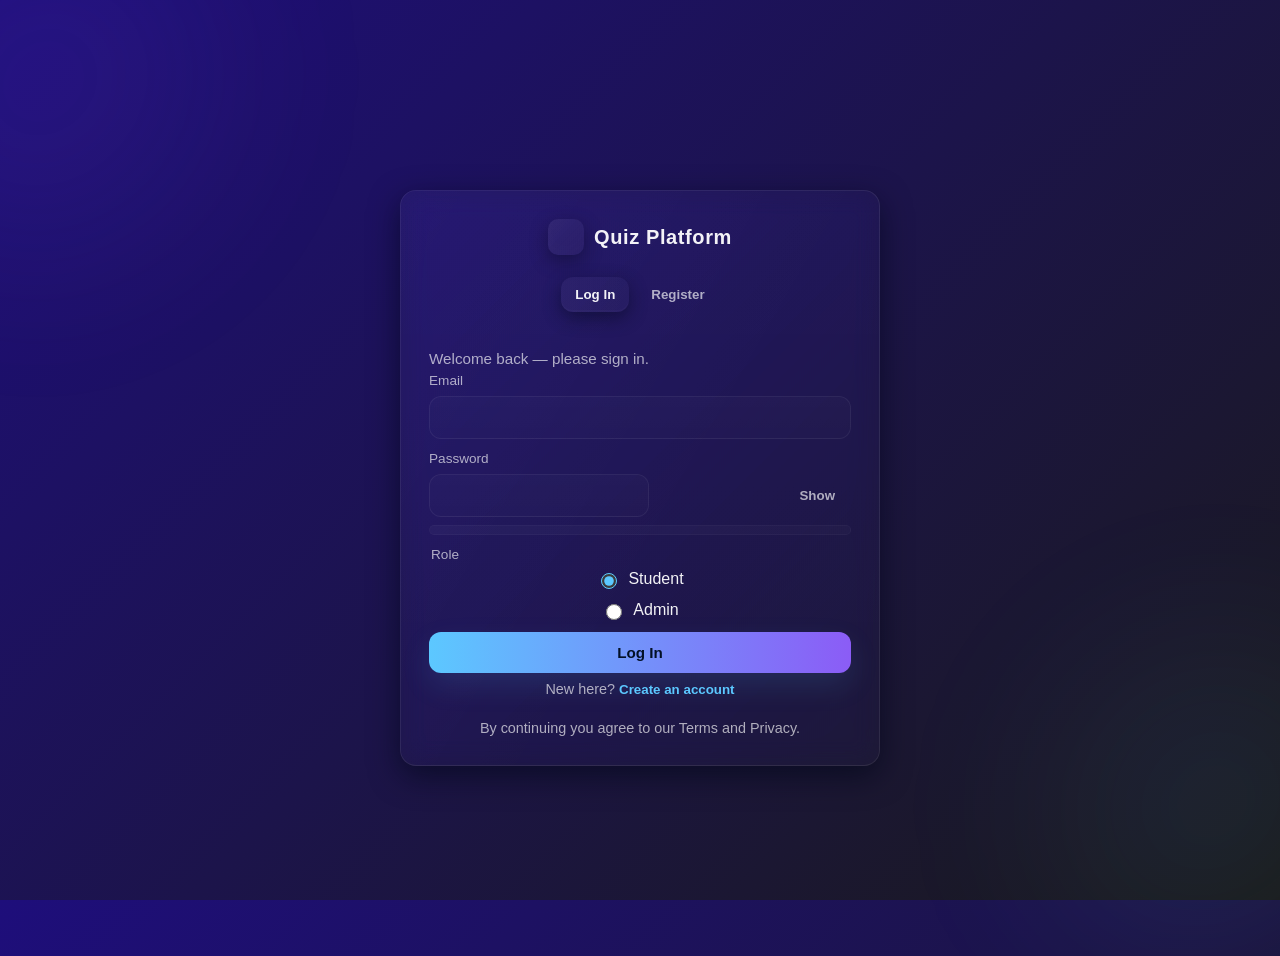
<file: index.html>
<!doctype html>
<html lang="en">
<head>
  <meta charset="utf-8" />
  <meta name="viewport" content="width=device-width,initial-scale=1" />
  <title>Quiz Platform Login Register</title>
  <link rel="stylesheet" href="styles.css" />
</head>
<body>
  <main class="container">
    <section class="card" aria-labelledby="auth-heading">
      <h1 id="auth-heading" class="brand">Quiz Platform</h1>

      <div class="toggle" role="tablist" aria-label="Authentication forms">
        <button id="tab-login" class="tab active" role="tab" aria-selected="true" aria-controls="login-panel">Log In</button>
        <button id="tab-register" class="tab" role="tab" aria-selected="false" aria-controls="register-panel">Register</button>
      </div>

      <div class="panels">
        <!-- Login Form -->
        <form id="login-panel" class="panel active" aria-hidden="false" novalidate>
          <p class="panel-intro">Welcome back — please sign in.</p>

          <label class="field">
            <span class="label-text">Email</span>
            <input type="email" name="email" id="login-email" required autocomplete="username" />
          </label>

          <label class="field">
            <span class="label-text">Password</span>
            <input type="password" name="password" id="login-password" required autocomplete="current-password" />
          </label>

          <fieldset class="field role-field">
            <legend class="label-text">Role</legend>
            <label class="radio">
              <input type="radio" name="role" value="student" checked />
              <span>Student</span>
            </label>
            <label class="radio">
              <input type="radio" name="role" value="admin" />
              <span>Admin</span>
            </label>
          </fieldset>

          <button type="submit" class="btn primary">Log In</button>
          <p class="muted">New here? <button type="button" class="link-btn" id="to-register">Create an account</button></p>
        </form>

        <!-- Register Form -->
        <form id="register-panel" class="panel" aria-hidden="true" novalidate>
          <p class="panel-intro">Create your account to start building quizzes.</p>

          <label class="field">
            <span class="label-text">Email</span>
            <input type="email" name="email" id="register-email" required autocomplete="email" />
          </label>

          <label class="field">
            <span class="label-text">Password</span>
            <input type="password" name="password" id="register-password" required autocomplete="new-password" />
          </label>

          <fieldset class="field role-field">
            <legend class="label-text">Role</legend>
            <label class="radio">
              <input type="radio" name="role" value="student" checked />
              <span>Student</span>
            </label>
            <label class="radio">
              <input type="radio" name="role" value="admin" />
              <span>Admin</span>
            </label>
          </fieldset>

          <button type="submit" class="btn primary">Register</button>
          <p class="muted">Already have an account? <button type="button" class="link-btn" id="to-login">Sign in</button></p>
        </form>
      </div>

      <footer class="card-footer">
        <small class="muted">By continuing you agree to our Terms and Privacy.</small>
      </footer>
    </section>
  </main>

  <script src="script.js"></script>
</body>
</html>
</file>
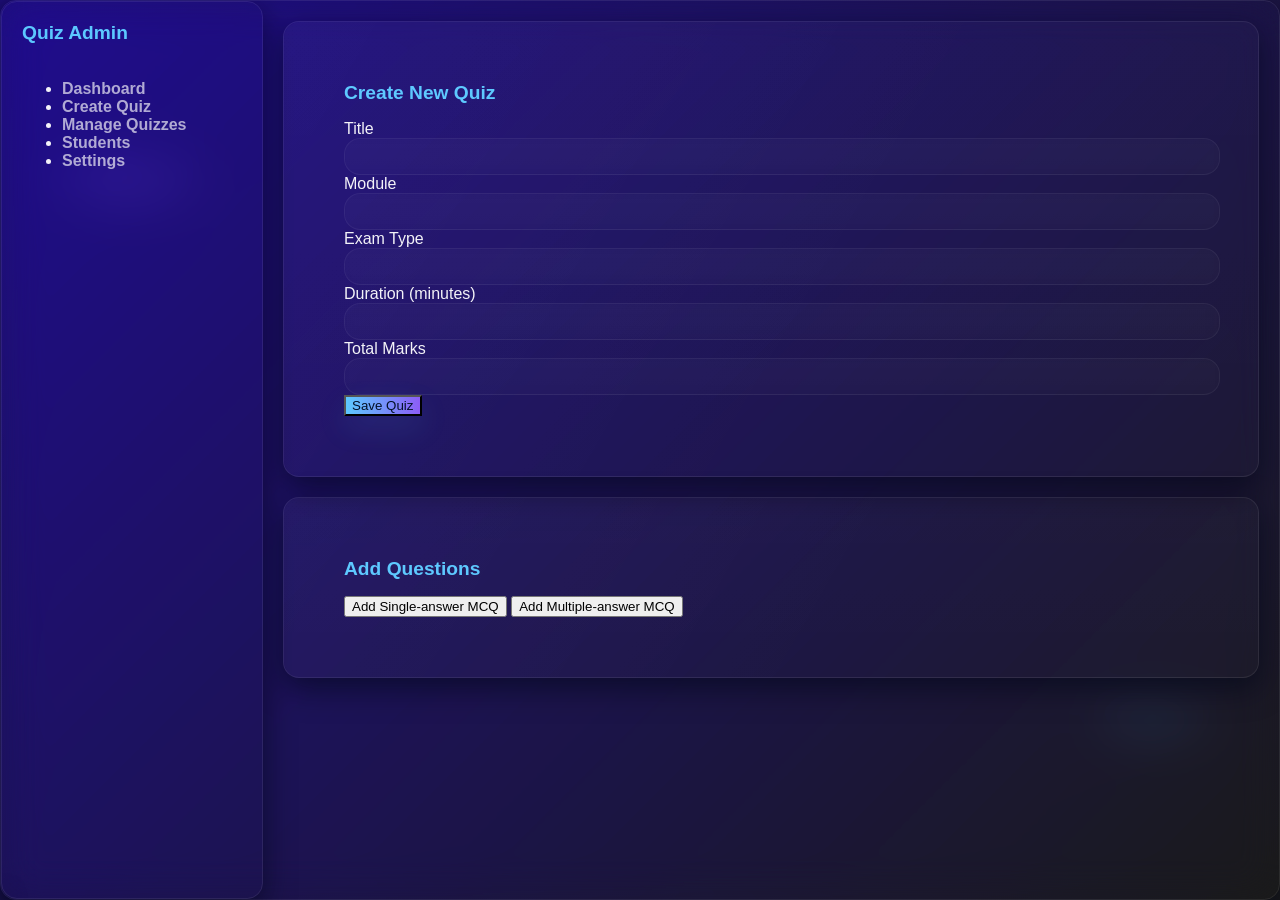
<file: admin.html>
<!DOCTYPE html>
<html lang="en">
<head>
  <meta charset="UTF-8">
  <meta name="viewport" content="width=device-width, initial-scale=1.0">
  <title>Admin Dashboard - Quiz Platform</title>
  <link rel="stylesheet" href="admin.css">
</head>
<body>
  <div class="dashboard">
    <!-- Sidebar -->
    <aside class="sidebar">
      <h2 class="logo">Quiz Admin</h2>
      <nav>
        <ul>
          <li><a href="#">Dashboard</a></li>
          <li><a href="#">Create Quiz</a></li>
          <li><a href="#">Manage Quizzes</a></li>
          <li><a href="#">Students</a></li>
          <li><a href="#">Settings</a></li>
        </ul>
      </nav>
    </aside>

    <!-- Main Content -->
    <main class="main">
      <section class="card">
        <h2>Create New Quiz</h2>
        <form id="quizForm">
          <label>
            Title
            <input type="text" id="quizTitle" required>
          </label>
          <label>
            Module
            <input type="text" id="quizModule" required>
          </label>
          <label>
            Exam Type
            <input type="text" id="quizType" required>
          </label>
          <label>
            Duration (minutes)
            <input type="number" id="quizDuration" min="1" required>
          </label>
          <label>
            Total Marks
            <input type="number" id="quizMarks" min="1" required>
          </label>
          <button type="submit" class="btn primary">Save Quiz</button>
        </form>
      </section>

      <section class="card">
        <h2>Add Questions</h2>
        <div class="question-controls">
          <button id="addSingle" class="btn">Add Single-answer MCQ</button>
          <button id="addMultiple" class="btn">Add Multiple-answer MCQ</button>
        </div>
        <div id="questionsContainer"></div>
      </section>
    </main>
  </div>

  <script src="admin.js"></script>
</body>
</html>
</file>
<file: styles.css>
:root{
  --bg-1: #0f172a;
  --bg-2: #071029;
  --glass-1: rgba(255,255,255,0.06);
  --glass-2: rgba(255,255,255,0.10);
  --glass-3: rgba(255,255,255,0.02);
  --accent: #5cc8ff;
  --accent-2: #8b5cf6;
  --muted: rgba(255,255,255,0.65);
  --text: rgba(255,255,255,0.95);
  --radius: 16px;
  --shadow: 0 10px 30px rgba(2,6,23,0.6);
  --glass-border: rgba(255,255,255,0.08);
  --glass-reflect: linear-gradient(180deg, rgba(255,255,255,0.06), rgba(255,255,255,0.02));
  --gap:16px;
  font-family: -apple-system, BlinkMacSystemFont, "Segoe UI", Roboto, "Helvetica Neue", Arial, sans-serif;
}

/* Page background: deep gradient + animated soft blobs */
html,body{height:100%}
body{
  margin:0;
  min-height:100vh;
  background: radial-gradient(1200px 600px at 10% 20%, rgba(139,92,246,0.12), transparent 8%),
              radial-gradient(1000px 500px at 90% 80%, rgba(92,200,255,0.08), transparent 8%),
              linear-gradient(180deg, var(--bg-1) 0%, var(--bg-2) 100%);
  background: linear-gradient(135deg, #1e0e7b, #1a1a1a);
  display:flex;
  align-items:center;
  justify-content:center;
  padding:28px;
  color:var(--text);
  -webkit-font-smoothing:antialiased;
  -moz-osx-font-smoothing:grayscale;
  overflow:hidden;
}

/* Subtle animated floating blobs for premium feel */
body::before, body::after{
  content:"";
  position:fixed;
  width:520px;
  height:520px;
  border-radius:50%;
  filter:blur(80px);
  opacity:0.45;
  z-index:0;
  pointer-events:none;
}
body::before{
  left:-10%;
  top:-10%;
  background: radial-gradient(circle at 30% 30%, rgba(140,92,246,0.28), rgba(140,92,246,0.06) 40%, transparent 60%);
  animation:floatA 12s ease-in-out infinite;
}
body::after{
  right:-8%;
  bottom:-8%;
  background: radial-gradient(circle at 70% 70%, rgba(92,200,255,0.22), rgba(92,200,255,0.04) 40%, transparent 60%);
  animation:floatB 14s ease-in-out infinite;
}
@keyframes floatA{0%{transform:translateY(0) rotate(0)}50%{transform:translateY(18px) rotate(6deg)}100%{transform:translateY(0) rotate(0)}}
@keyframes floatB{0%{transform:translateY(0) rotate(0)}50%{transform:translateY(-18px) rotate(-6deg)}100%{transform:translateY(0) rotate(0)}}

/* Container and card (glass) */
.container{width:100%;max-width:480px;padding:20px;z-index:1}
.card{
  position:relative;
  border-radius:var(--radius);
  padding:28px;
  background: linear-gradient(180deg, rgba(255,255,255,0.02), rgba(255,255,255,0.01));
  border:1px solid var(--glass-border);
  box-shadow:var(--shadow);
  backdrop-filter: blur(12px) saturate(120%);
  -webkit-backdrop-filter: blur(12px) saturate(120%);
  overflow:hidden;
  display:flex;
  flex-direction:column;
  gap:var(--gap);
}

/* Glass sheen overlay */
.card::after{
  content:"";
  position:absolute;
  inset:0;
  border-radius:inherit;
  background: linear-gradient(120deg, rgba(255,255,255,0.02) 0%, rgba(255,255,255,0.01) 30%, transparent 60%);
  pointer-events:none;
  mix-blend-mode:overlay;
}

/* Brand */
.brand{
  margin:0;
  font-size:1.25rem;
  letter-spacing:0.6px;
  color:var(--text);
  text-align:center;
  display:flex;
  align-items:center;
  justify-content:center;
  gap:10px;
}
.brand::before{
  content:"";
  width:36px;
  height:36px;
  border-radius:10px;
  background: linear-gradient(135deg, rgba(255,255,255,0.06), rgba(255,255,255,0.02));
  box-shadow: inset 0 -6px 18px rgba(255,255,255,0.02), 0 6px 18px rgba(2,6,23,0.4);
  display:inline-block;
}

/* Toggle tabs */
.toggle{
  display:flex;
  gap:8px;
  justify-content:center;
  margin-top:6px;
  z-index:2;
}
.tab{
  background:transparent;
  border:0;
  padding:10px 14px;
  border-radius:12px;
  cursor:pointer;
  color:var(--muted);
  font-weight:700;
  transition:all 220ms cubic-bezier(.2,.9,.2,1);
  position:relative;
  z-index:2;
}
.tab.active{
  color:var(--text);
  background: linear-gradient(90deg, rgba(255,255,255,0.04), rgba(255,255,255,0.02));
  box-shadow: 0 6px 18px rgba(2,6,23,0.45), inset 0 -2px 0 rgba(255,255,255,0.02);
}

/* Panels */
.panels{margin-top:6px;z-index:2}
.panel{display:none; animation:glassFade .26s ease both}
.panel.active{display:block}
@keyframes glassFade{from{opacity:0; transform:translateY(8px)} to{opacity:1; transform:none}}

/* Fields */
.field{display:flex;flex-direction:column;margin-bottom:12px}
.label-text{font-size:0.85rem;color:var(--muted);margin-bottom:8px}
input[type="email"],
input[type="password"]{
  padding:12px 14px;
  border-radius:12px;
  border:1px solid rgba(255,255,255,0.06);
  background: linear-gradient(180deg, rgba(255,255,255,0.02), rgba(255,255,255,0.01));
  color:var(--text);
  font-size:0.95rem;
  transition:box-shadow 180ms ease, border-color 180ms ease, transform 180ms ease;
  backdrop-filter: blur(6px);
  -webkit-backdrop-filter: blur(6px);
}
input::placeholder{color:rgba(255,255,255,0.45)}
input:focus{
  outline:none;
  border-color: rgba(92,200,255,0.9);
  box-shadow: 0 8px 30px rgba(92,200,255,0.06);
  transform:translateY(-1px);
}

/* Role radios */
.role-field{display:flex;gap:12px;align-items:center;border:0;padding:0;margin:6px 0 12px}
.radio{display:inline-flex;align-items:center;gap:8px;cursor:pointer}
.radio input{width:16px;height:16px;accent-color:var(--accent)}

/* Buttons */
.btn{
  display:inline-flex;
  align-items:center;
  justify-content:center;
  gap:8px;
  padding:12px 14px;
  border-radius:12px;
  border:0;
  cursor:pointer;
  font-weight:700;
  width:100%;
  font-size:0.95rem;
  transition:transform 160ms ease, box-shadow 160ms ease;
}
.btn.primary{
  background: linear-gradient(90deg, var(--accent), var(--accent-2));
  color:#021026;
  box-shadow: 0 12px 30px rgba(92,200,255,0.12);
}
.btn.primary:active{transform:translateY(1px)}
.link-btn{
  background:transparent;
  border:0;
  color:var(--accent);
  font-weight:700;
  cursor:pointer;
  padding:0;
}

/* Muted text */
.muted{color:var(--muted);font-size:0.9rem;text-align:center;margin:8px 0 0}

/* Footer */
.card-footer{margin-top:6px;text-align:center;color:rgba(255,255,255,0.6)}

/* Password visibility toggle & strength meter (injected by JS) */
.pw-toggle{
  position:relative;
  display:flex;
  align-items:center;
}
.pw-toggle button{
  position:absolute;
  right:10px;
  top:50%;
  transform:translateY(-50%);
  background:transparent;
  border:0;
  color:var(--muted);
  cursor:pointer;
  font-weight:700;
}
.strength{
  height:8px;
  border-radius:8px;
  background:linear-gradient(90deg, rgba(255,255,255,0.03), rgba(255,255,255,0.02));
  overflow:hidden;
  margin-top:8px;
  border:1px solid rgba(255,255,255,0.03);
}
.strength > i{
  display:block;
  height:100%;
  width:0%;
  background:linear-gradient(90deg, #ff6b6b, #ffd166, #5cc8ff);
  transition:width 220ms ease;
}

/* Small helper */
.panel-intro{color:var(--muted);font-size:0.95rem;margin-bottom:6px}

/* Accessibility: focus ring */
:focus{outline:2px solid rgba(92,200,255,0.12);outline-offset:3px}

/* Responsive */
@media (max-width:480px){
  .container{padding:12px}
  .card{padding:18px}
  :root{--radius:12px}
}

/* Reduced motion */
@media (prefers-reduced-motion: reduce){
  *{animation:none!important; transition:none!important}
}
</file>
<file: admin.css>
:root {
  --bg: #0f172a;
  --sidebar-bg: #071029;
  --card-bg: rgba(255, 255, 255, 0.06); /* translucent glass */
  --glass-border: rgba(255, 255, 255, 0.08);
  --shadow: 0 10px 30px rgba(2,6,23,0.6);
  --accent: #5cc8ff;
  --accent-2: #8b5cf6;
  --text: rgba(255,255,255,0.95);
  --muted: rgba(255,255,255,0.65);
  --blur: 20px;
  --radius: 16px;
}

/* Background with soft animated blobs */
body {
  margin: 0;
  font-family: "Segoe UI", sans-serif;
  background: radial-gradient(1200px 600px at 10% 20%, rgba(139,92,246,0.12), transparent 8%),
              radial-gradient(1000px 500px at 90% 80%, rgba(92,200,255,0.08), transparent 8%),
              linear-gradient(135deg, #1e0e7b, #1a1a1a);
  color: var(--text);
  display: flex;
  height: 100vh;
  overflow: hidden;
}

/* Dashboard glass container */
.dashboard {
  display: flex;
  width: 100%;
  backdrop-filter: blur(var(--blur)) saturate(120%);
  -webkit-backdrop-filter: blur(var(--blur)) saturate(120%);
  border: 1px solid var(--glass-border);
  box-shadow: var(--shadow);
  border-radius: var(--radius);
}

/* Sidebar */
.sidebar {
  width: 220px;
  padding: 20px;
  display: flex;
  flex-direction: column;
  background: linear-gradient(180deg, var(--card-bg), var(--glass-3));
  border: 1px solid var(--glass-border);
  backdrop-filter: blur(var(--blur)) saturate(120%);
  -webkit-backdrop-filter: blur(var(--blur)) saturate(120%);
  box-shadow: var(--shadow);
  border-radius: var(--radius);
}
.sidebar .logo {
  margin: 0 0 20px;
  font-size: 1.2rem;
  color: var(--accent);
}
.sidebar nav a {
  color: var(--muted);
  text-decoration: none;
  font-weight: 600;
  transition: color 200ms ease;
}
.sidebar nav a:hover {
  color: var(--accent);
}

/* Main */
.main {
  flex: 1;
  padding: 20px;
  overflow-y: auto;
}

/* Cards */
.card {
  background: linear-gradient(180deg, rgba(255,255,255,0.02), rgba(255,255,255,0.01));
  border-radius: var(--radius);
  padding: 60px;
  margin-bottom: 20px;
  border: 1px solid var(--glass-border);
  backdrop-filter: blur(var(--blur)) saturate(120%);
  -webkit-backdrop-filter: blur(var(--blur)) saturate(120%);
  box-shadow: var(--shadow);
  position: relative;
  overflow: hidden;
}
.card::after {
  content:"";
  position:absolute;
  inset:0;
  border-radius:inherit;
  background: linear-gradient(120deg, rgba(255,255,255,0.02) 0%, rgba(255,255,255,0.01) 30%, transparent 60%);
  mix-blend-mode:overlay;
  pointer-events:none;
}
.card h2 {
  margin-top: 0;
  font-size: 1.2rem;
  color: var(--accent);
}

/* Inputs */
input {
  width: 100%;
  padding: 10px;
  border-radius: var(--radius);
  border: 1px solid rgba(255,255,255,0.06);
  background: linear-gradient(180deg, rgba(255,255,255,0.02), rgba(255,255,255,0.01));
  color: var(--text);
  backdrop-filter: blur(6px);
  -webkit-backdrop-filter: blur(6px);
  transition: border-color 180ms ease, box-shadow 180ms ease, transform 180ms ease;
}
input:focus {
  outline: none;
  border-color: rgba(92,200,255,0.9);
  box-shadow: 0 8px 30px rgba(92,200,255,0.06);
  transform: translateY(-1px);
}

/* Buttons */
.btn.primary {
  background: linear-gradient(90deg, var(--accent), var(--accent-2));
  color: #021026;
  box-shadow: 0 12px 30px rgba(92,200,255,0.12);
}
.btn:hover {
  opacity: 0.9;
}

/* Questions */
.question {
  background: linear-gradient(180deg, rgba(255,255,255,0.02), rgba(255,255,255,0.01));
  border: 1px solid var(--glass-border);
  border-radius: var(--radius);
  padding: 60px;
  margin-top: 15px;
  backdrop-filter: blur(12px) saturate(120%);
  -webkit-backdrop-filter: blur(12px) saturate(120%);
  box-shadow: var(--shadow);
  position: relative;
  overflow: hidden;
}
.question::after {
  content:"";
  position:absolute;
  inset:0;
  border-radius:inherit;
  background: linear-gradient(120deg, rgba(255,255,255,0.02) 0%, rgba(255,255,255,0.01) 30%, transparent 60%);
  mix-blend-mode:overlay;
  pointer-events:none;
}
.question h3 {
  margin-top: 0;
  font-size: 1rem;
  color: var(--accent);
}
.option {
  margin-top: 10px;
  margin-bottom: 8px;
  color: var(--muted);
}
</file>
